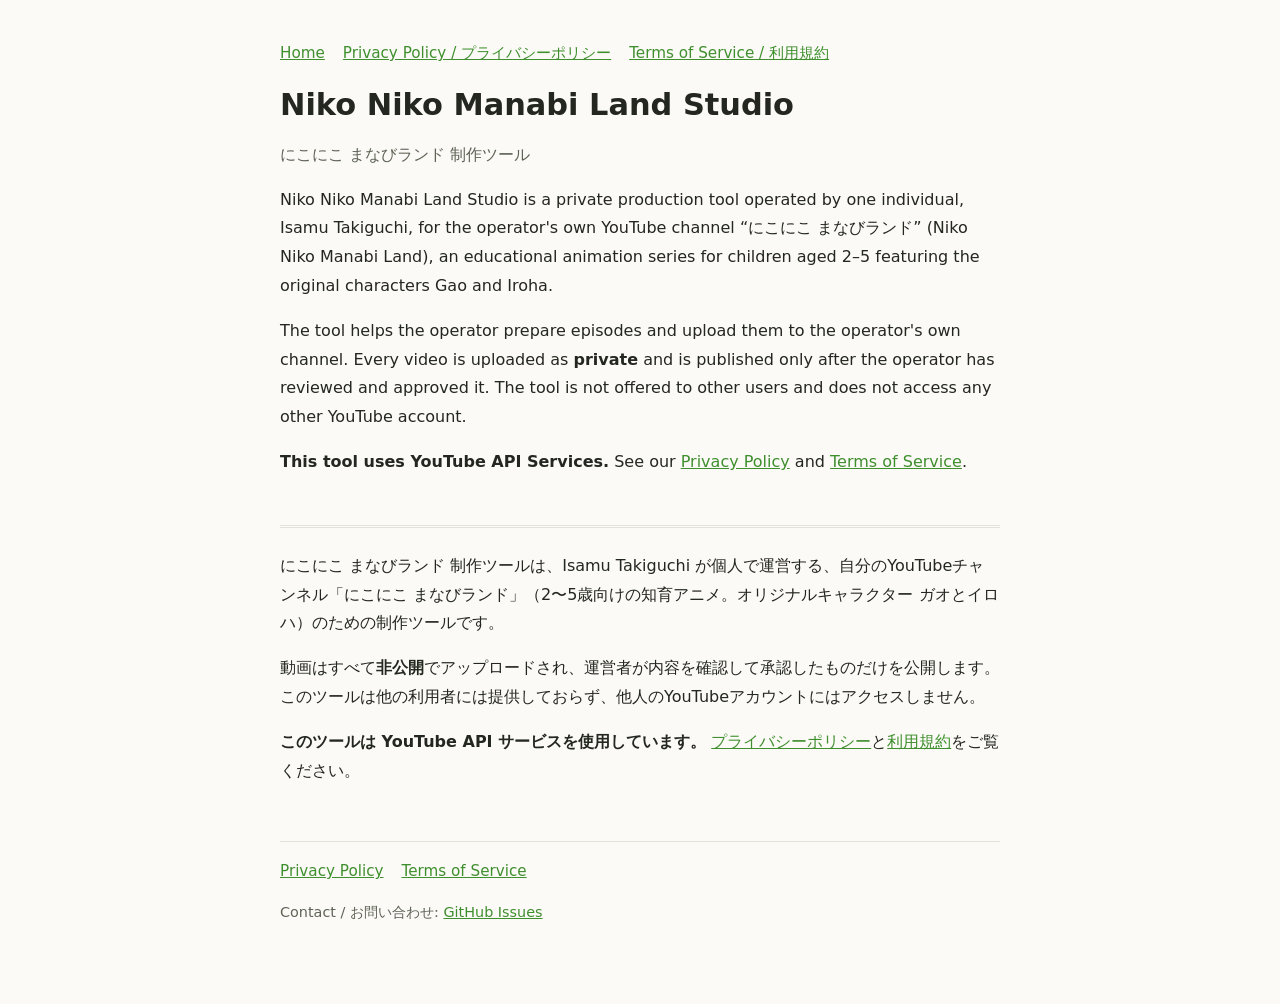
<file: index.html>
<!doctype html>
<html lang="ja">
<head>
<meta charset="utf-8"><meta name="viewport" content="width=device-width, initial-scale=1">
<title>Niko Niko Manabi Land Studio</title>
<link rel="stylesheet" href="style.css">
</head>
<body><main>
<header><nav><a href="index.html">Home</a><a href="privacy.html">Privacy Policy / プライバシーポリシー</a><a href="terms.html">Terms of Service / 利用規約</a></nav></header>

<h1>Niko Niko Manabi Land Studio</h1>
<p class="muted">にこにこ まなびランド 制作ツール</p>

<p>Niko Niko Manabi Land Studio is a private production tool operated by one individual, Isamu Takiguchi, for the operator's own YouTube channel “にこにこ まなびランド” (Niko Niko Manabi Land), an educational animation series for children aged 2–5 featuring the original characters Gao and Iroha.</p>
<p>The tool helps the operator prepare episodes and upload them to the operator's own channel. Every video is uploaded as <strong>private</strong> and is published only after the operator has reviewed and approved it. The tool is not offered to other users and does not access any other YouTube account.</p>
<p><strong>This tool uses YouTube API Services.</strong> See our <a href="privacy.html">Privacy Policy</a> and <a href="terms.html">Terms of Service</a>.</p>

<div class="lang">
<p>にこにこ まなびランド 制作ツールは、Isamu Takiguchi が個人で運営する、自分のYouTubeチャンネル「にこにこ まなびランド」（2〜5歳向けの知育アニメ。オリジナルキャラクター ガオとイロハ）のための制作ツールです。</p>
<p>動画はすべて<strong>非公開</strong>でアップロードされ、運営者が内容を確認して承認したものだけを公開します。このツールは他の利用者には提供しておらず、他人のYouTubeアカウントにはアクセスしません。</p>
<p><strong>このツールは YouTube API サービスを使用しています。</strong> <a href="privacy.html">プライバシーポリシー</a>と<a href="terms.html">利用規約</a>をご覧ください。</p>
</div>

<footer><nav><a href="privacy.html">Privacy Policy</a><a href="terms.html">Terms of Service</a></nav>
<p>Contact / お問い合わせ: <a href="https://github.com/IsamuTakiguchi/manabiland-site/issues">GitHub Issues</a><!-- CONTACT --></p></footer>
</main></body></html>
</file>
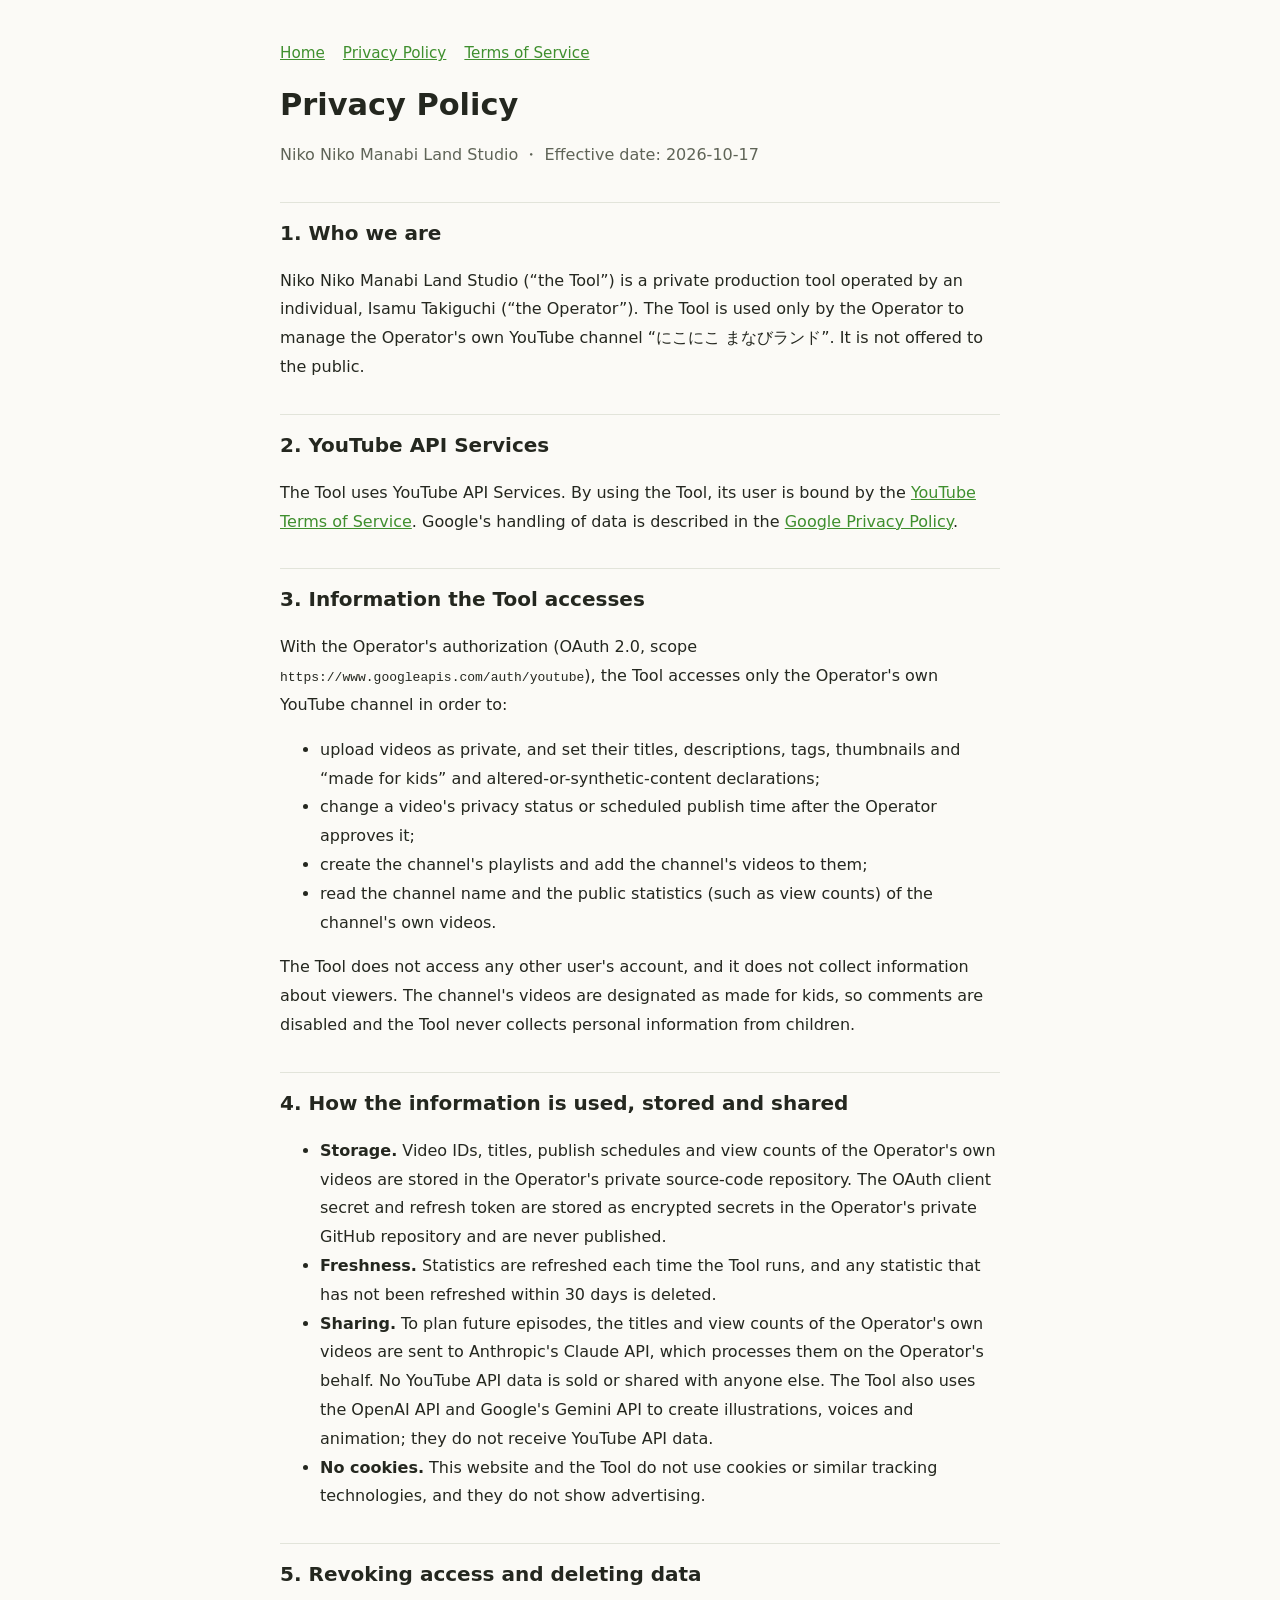
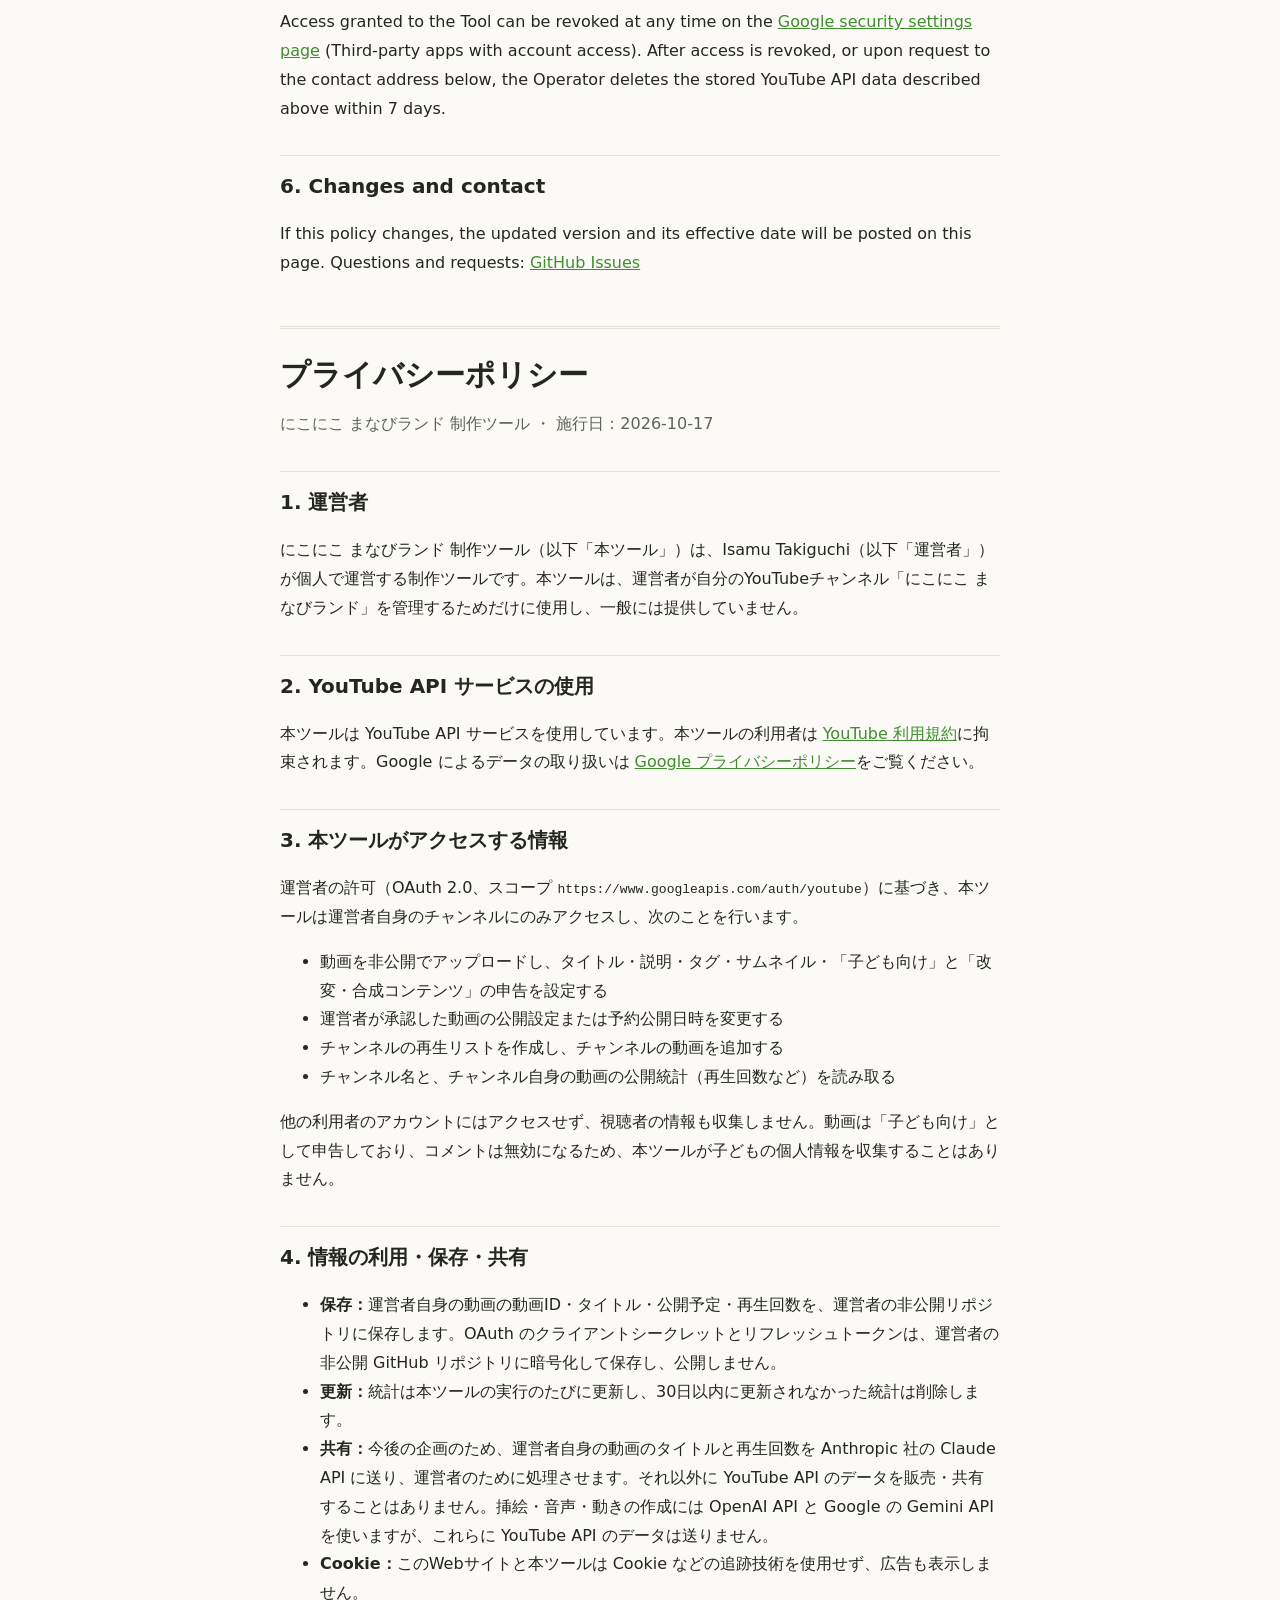
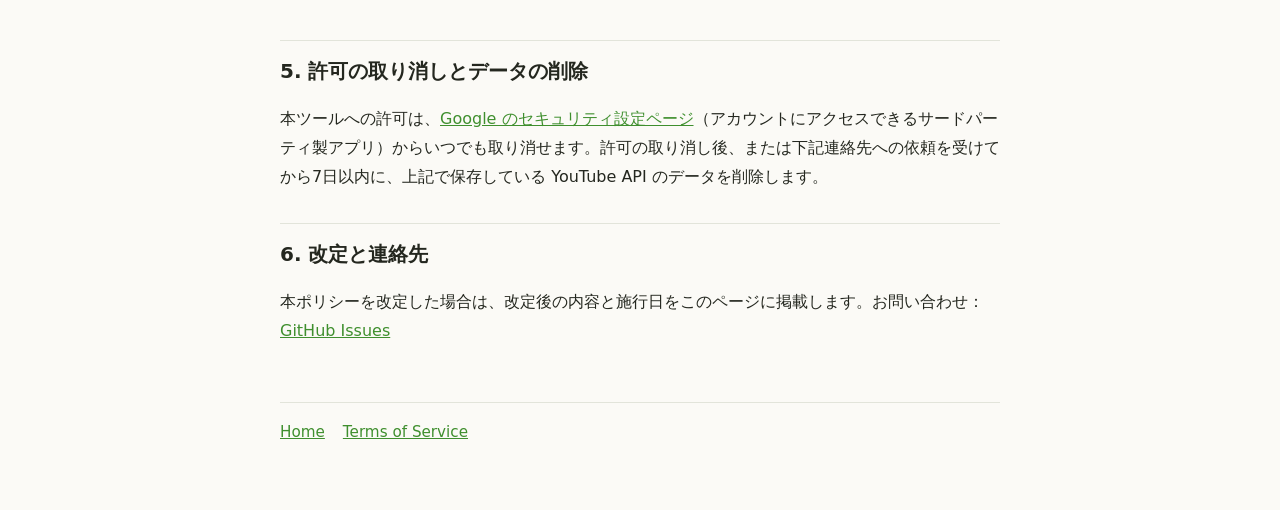
<file: privacy.html>
<!doctype html>
<html lang="ja">
<head>
<meta charset="utf-8"><meta name="viewport" content="width=device-width, initial-scale=1">
<title>Privacy Policy – Niko Niko Manabi Land Studio</title>
<link rel="stylesheet" href="style.css">
</head>
<body><main>
<header><nav><a href="index.html">Home</a><a href="privacy.html">Privacy Policy</a><a href="terms.html">Terms of Service</a></nav></header>

<h1>Privacy Policy</h1>
<p class="muted">Niko Niko Manabi Land Studio ・ Effective date: 2026-10-17</p>

<h2>1. Who we are</h2>
<p>Niko Niko Manabi Land Studio (“the Tool”) is a private production tool operated by an individual, Isamu Takiguchi (“the Operator”). The Tool is used only by the Operator to manage the Operator's own YouTube channel “にこにこ まなびランド”. It is not offered to the public.</p>

<h2>2. YouTube API Services</h2>
<p>The Tool uses YouTube API Services. By using the Tool, its user is bound by the <a href="https://www.youtube.com/t/terms">YouTube Terms of Service</a>. Google's handling of data is described in the <a href="https://policies.google.com/privacy">Google Privacy Policy</a>.</p>

<h2>3. Information the Tool accesses</h2>
<p>With the Operator's authorization (OAuth 2.0, scope <code>https://www.googleapis.com/auth/youtube</code>), the Tool accesses only the Operator's own YouTube channel in order to:</p>
<ul>
<li>upload videos as private, and set their titles, descriptions, tags, thumbnails and “made for kids” and altered-or-synthetic-content declarations;</li>
<li>change a video's privacy status or scheduled publish time after the Operator approves it;</li>
<li>create the channel's playlists and add the channel's videos to them;</li>
<li>read the channel name and the public statistics (such as view counts) of the channel's own videos.</li>
</ul>
<p>The Tool does not access any other user's account, and it does not collect information about viewers. The channel's videos are designated as made for kids, so comments are disabled and the Tool never collects personal information from children.</p>

<h2>4. How the information is used, stored and shared</h2>
<ul>
<li><strong>Storage.</strong> Video IDs, titles, publish schedules and view counts of the Operator's own videos are stored in the Operator's private source-code repository. The OAuth client secret and refresh token are stored as encrypted secrets in the Operator's private GitHub repository and are never published.</li>
<li><strong>Freshness.</strong> Statistics are refreshed each time the Tool runs, and any statistic that has not been refreshed within 30 days is deleted.</li>
<li><strong>Sharing.</strong> To plan future episodes, the titles and view counts of the Operator's own videos are sent to Anthropic's Claude API, which processes them on the Operator's behalf. No YouTube API data is sold or shared with anyone else. The Tool also uses the OpenAI API and Google's Gemini API to create illustrations, voices and animation; they do not receive YouTube API data.</li>
<li><strong>No cookies.</strong> This website and the Tool do not use cookies or similar tracking technologies, and they do not show advertising.</li>
</ul>

<h2>5. Revoking access and deleting data</h2>
<p>Access granted to the Tool can be revoked at any time on the <a href="https://security.google.com/settings/security/permissions">Google security settings page</a> (Third-party apps with account access). After access is revoked, or upon request to the contact address below, the Operator deletes the stored YouTube API data described above within 7 days.</p>

<h2>6. Changes and contact</h2>
<p>If this policy changes, the updated version and its effective date will be posted on this page. Questions and requests: <a href="https://github.com/IsamuTakiguchi/manabiland-site/issues">GitHub Issues</a><!-- CONTACT --></p>

<div class="lang">
<h1>プライバシーポリシー</h1>
<p class="muted">にこにこ まなびランド 制作ツール ・ 施行日：2026-10-17</p>

<h2>1. 運営者</h2>
<p>にこにこ まなびランド 制作ツール（以下「本ツール」）は、Isamu Takiguchi（以下「運営者」）が個人で運営する制作ツールです。本ツールは、運営者が自分のYouTubeチャンネル「にこにこ まなびランド」を管理するためだけに使用し、一般には提供していません。</p>

<h2>2. YouTube API サービスの使用</h2>
<p>本ツールは YouTube API サービスを使用しています。本ツールの利用者は <a href="https://www.youtube.com/t/terms">YouTube 利用規約</a>に拘束されます。Google によるデータの取り扱いは <a href="https://policies.google.com/privacy">Google プライバシーポリシー</a>をご覧ください。</p>

<h2>3. 本ツールがアクセスする情報</h2>
<p>運営者の許可（OAuth 2.0、スコープ <code>https://www.googleapis.com/auth/youtube</code>）に基づき、本ツールは運営者自身のチャンネルにのみアクセスし、次のことを行います。</p>
<ul>
<li>動画を非公開でアップロードし、タイトル・説明・タグ・サムネイル・「子ども向け」と「改変・合成コンテンツ」の申告を設定する</li>
<li>運営者が承認した動画の公開設定または予約公開日時を変更する</li>
<li>チャンネルの再生リストを作成し、チャンネルの動画を追加する</li>
<li>チャンネル名と、チャンネル自身の動画の公開統計（再生回数など）を読み取る</li>
</ul>
<p>他の利用者のアカウントにはアクセスせず、視聴者の情報も収集しません。動画は「子ども向け」として申告しており、コメントは無効になるため、本ツールが子どもの個人情報を収集することはありません。</p>

<h2>4. 情報の利用・保存・共有</h2>
<ul>
<li><strong>保存：</strong>運営者自身の動画の動画ID・タイトル・公開予定・再生回数を、運営者の非公開リポジトリに保存します。OAuth のクライアントシークレットとリフレッシュトークンは、運営者の非公開 GitHub リポジトリに暗号化して保存し、公開しません。</li>
<li><strong>更新：</strong>統計は本ツールの実行のたびに更新し、30日以内に更新されなかった統計は削除します。</li>
<li><strong>共有：</strong>今後の企画のため、運営者自身の動画のタイトルと再生回数を Anthropic 社の Claude API に送り、運営者のために処理させます。それ以外に YouTube API のデータを販売・共有することはありません。挿絵・音声・動きの作成には OpenAI API と Google の Gemini API を使いますが、これらに YouTube API のデータは送りません。</li>
<li><strong>Cookie：</strong>このWebサイトと本ツールは Cookie などの追跡技術を使用せず、広告も表示しません。</li>
</ul>

<h2>5. 許可の取り消しとデータの削除</h2>
<p>本ツールへの許可は、<a href="https://security.google.com/settings/security/permissions">Google のセキュリティ設定ページ</a>（アカウントにアクセスできるサードパーティ製アプリ）からいつでも取り消せます。許可の取り消し後、または下記連絡先への依頼を受けてから7日以内に、上記で保存している YouTube API のデータを削除します。</p>

<h2>6. 改定と連絡先</h2>
<p>本ポリシーを改定した場合は、改定後の内容と施行日をこのページに掲載します。お問い合わせ：<a href="https://github.com/IsamuTakiguchi/manabiland-site/issues">GitHub Issues</a><!-- CONTACT --></p>
</div>

<footer><nav><a href="index.html">Home</a><a href="terms.html">Terms of Service</a></nav></footer>
</main></body></html>
</file>
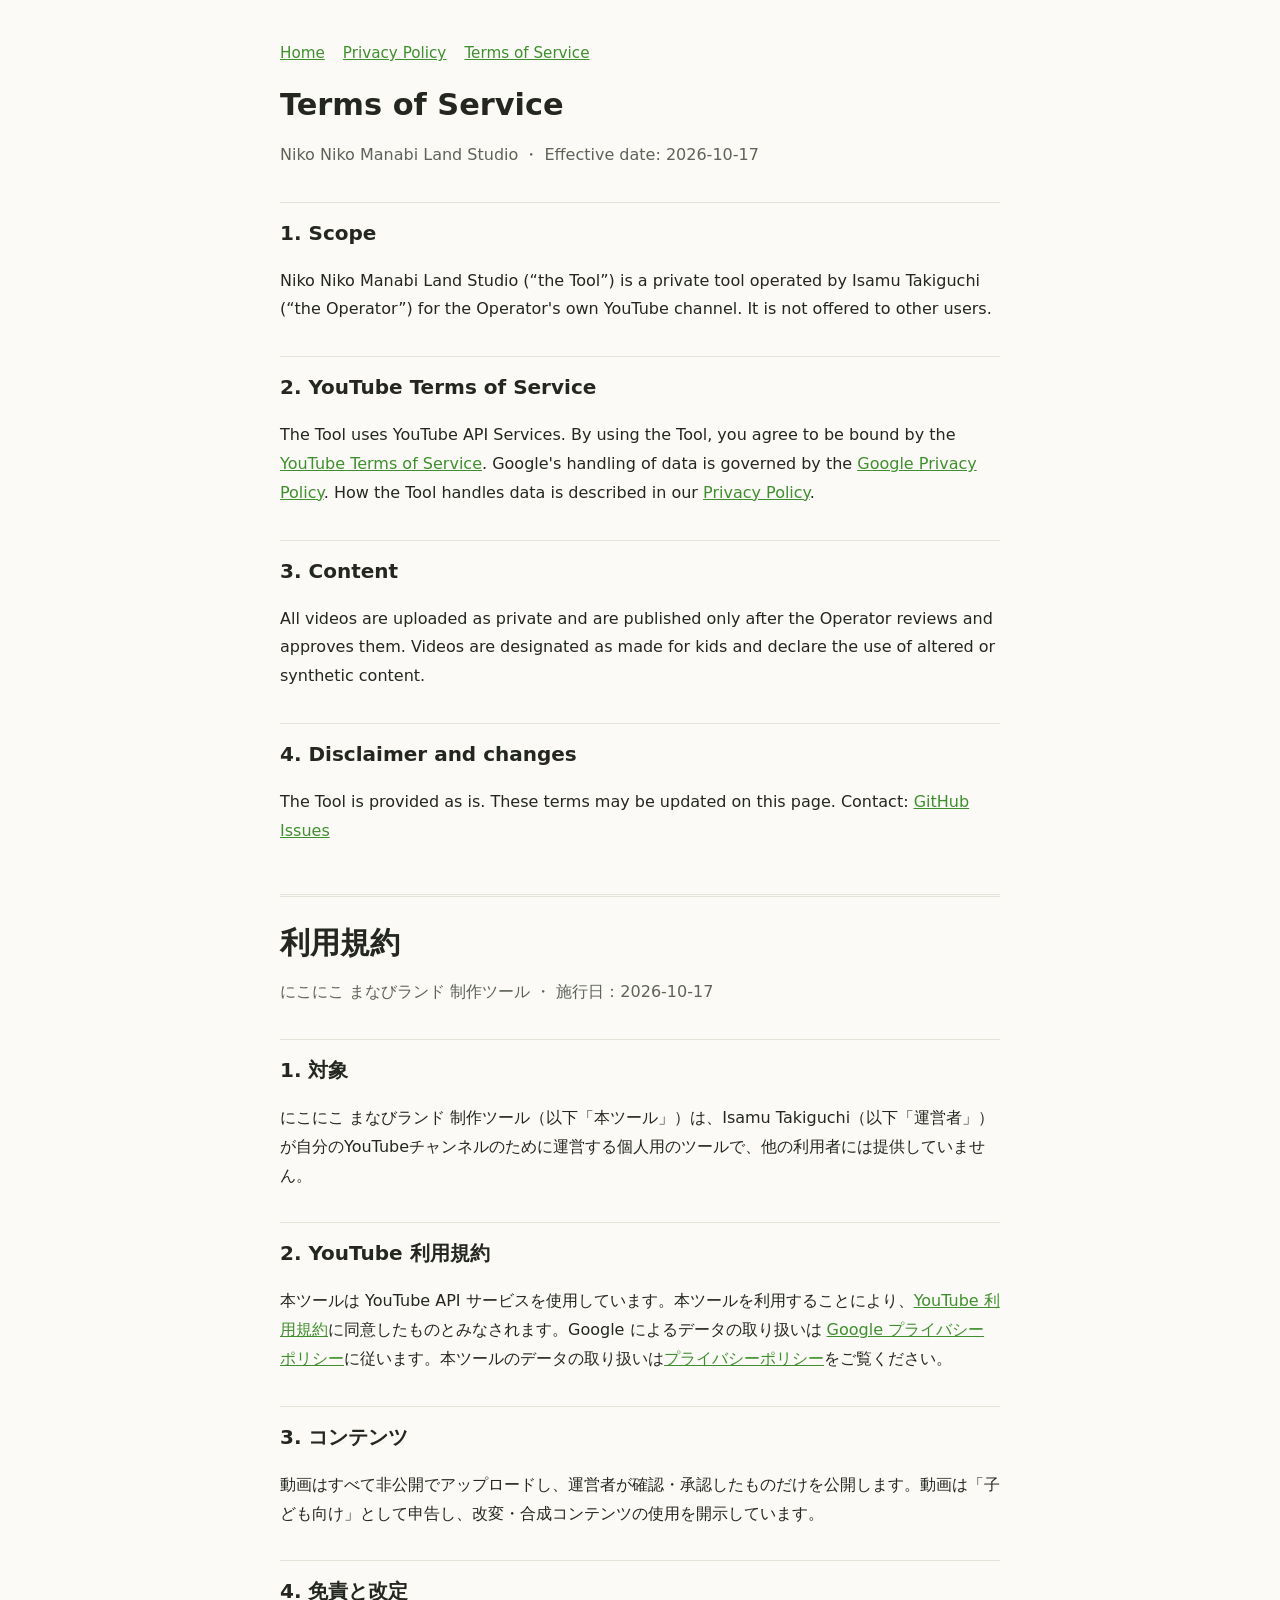
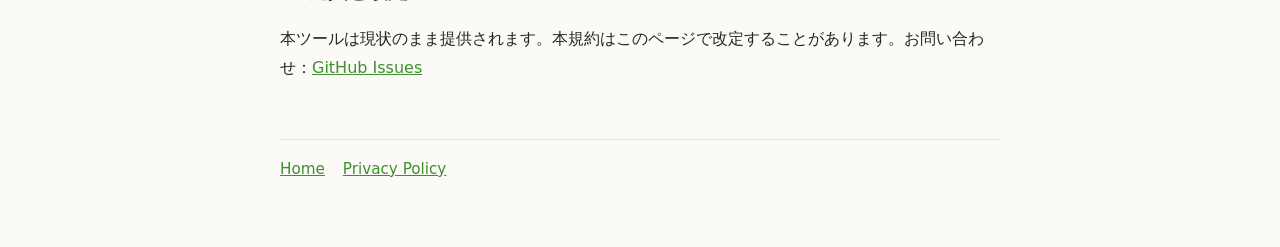
<file: terms.html>
<!doctype html>
<html lang="ja">
<head>
<meta charset="utf-8"><meta name="viewport" content="width=device-width, initial-scale=1">
<title>Terms of Service – Niko Niko Manabi Land Studio</title>
<link rel="stylesheet" href="style.css">
</head>
<body><main>
<header><nav><a href="index.html">Home</a><a href="privacy.html">Privacy Policy</a><a href="terms.html">Terms of Service</a></nav></header>

<h1>Terms of Service</h1>
<p class="muted">Niko Niko Manabi Land Studio ・ Effective date: 2026-10-17</p>

<h2>1. Scope</h2>
<p>Niko Niko Manabi Land Studio (“the Tool”) is a private tool operated by Isamu Takiguchi (“the Operator”) for the Operator's own YouTube channel. It is not offered to other users.</p>

<h2>2. YouTube Terms of Service</h2>
<p>The Tool uses YouTube API Services. By using the Tool, you agree to be bound by the <a href="https://www.youtube.com/t/terms">YouTube Terms of Service</a>. Google's handling of data is governed by the <a href="https://policies.google.com/privacy">Google Privacy Policy</a>. How the Tool handles data is described in our <a href="privacy.html">Privacy Policy</a>.</p>

<h2>3. Content</h2>
<p>All videos are uploaded as private and are published only after the Operator reviews and approves them. Videos are designated as made for kids and declare the use of altered or synthetic content.</p>

<h2>4. Disclaimer and changes</h2>
<p>The Tool is provided as is. These terms may be updated on this page. Contact: <a href="https://github.com/IsamuTakiguchi/manabiland-site/issues">GitHub Issues</a><!-- CONTACT --></p>

<div class="lang">
<h1>利用規約</h1>
<p class="muted">にこにこ まなびランド 制作ツール ・ 施行日：2026-10-17</p>
<h2>1. 対象</h2>
<p>にこにこ まなびランド 制作ツール（以下「本ツール」）は、Isamu Takiguchi（以下「運営者」）が自分のYouTubeチャンネルのために運営する個人用のツールで、他の利用者には提供していません。</p>
<h2>2. YouTube 利用規約</h2>
<p>本ツールは YouTube API サービスを使用しています。本ツールを利用することにより、<a href="https://www.youtube.com/t/terms">YouTube 利用規約</a>に同意したものとみなされます。Google によるデータの取り扱いは <a href="https://policies.google.com/privacy">Google プライバシーポリシー</a>に従います。本ツールのデータの取り扱いは<a href="privacy.html">プライバシーポリシー</a>をご覧ください。</p>
<h2>3. コンテンツ</h2>
<p>動画はすべて非公開でアップロードし、運営者が確認・承認したものだけを公開します。動画は「子ども向け」として申告し、改変・合成コンテンツの使用を開示しています。</p>
<h2>4. 免責と改定</h2>
<p>本ツールは現状のまま提供されます。本規約はこのページで改定することがあります。お問い合わせ：<a href="https://github.com/IsamuTakiguchi/manabiland-site/issues">GitHub Issues</a><!-- CONTACT --></p>
</div>

<footer><nav><a href="index.html">Home</a><a href="privacy.html">Privacy Policy</a></nav></footer>
</main></body></html>
</file>
<file: style.css>
:root { --bg: #FBFAF6; --ink: #24271F; --muted: #5F6457; --accent: #3F8F2E; --line: #E2E4DA; }
@media (prefers-color-scheme: dark) { :root { --bg: #171A15; --ink: #EAEDE4; --muted: #A6AC9D; --accent: #8FD45E; --line: #30362B; } }
* { box-sizing: border-box; }
body { margin: 0; background: var(--bg); color: var(--ink); font-family: "Hiragino Sans", "Noto Sans JP", "Yu Gothic", "Meiryo", system-ui, sans-serif; line-height: 1.8; }
main { max-width: 760px; margin: 0 auto; padding: 40px 20px 64px; }
header nav, footer nav { display: flex; gap: 18px; flex-wrap: wrap; font-size: .95rem; }
a { color: var(--accent); }
h1 { font-size: 1.9rem; line-height: 1.3; margin: 18px 0 6px; }
h2 { font-size: 1.25rem; margin: 32px 0 6px; padding-top: 12px; border-top: 1px solid var(--line); }
h3 { font-size: 1.05rem; margin: 20px 0 4px; }
.muted { color: var(--muted); }
.lang { margin-top: 48px; padding-top: 8px; border-top: 3px double var(--line); }
footer { margin-top: 56px; padding-top: 16px; border-top: 1px solid var(--line); font-size: .9rem; color: var(--muted); }
</file>
